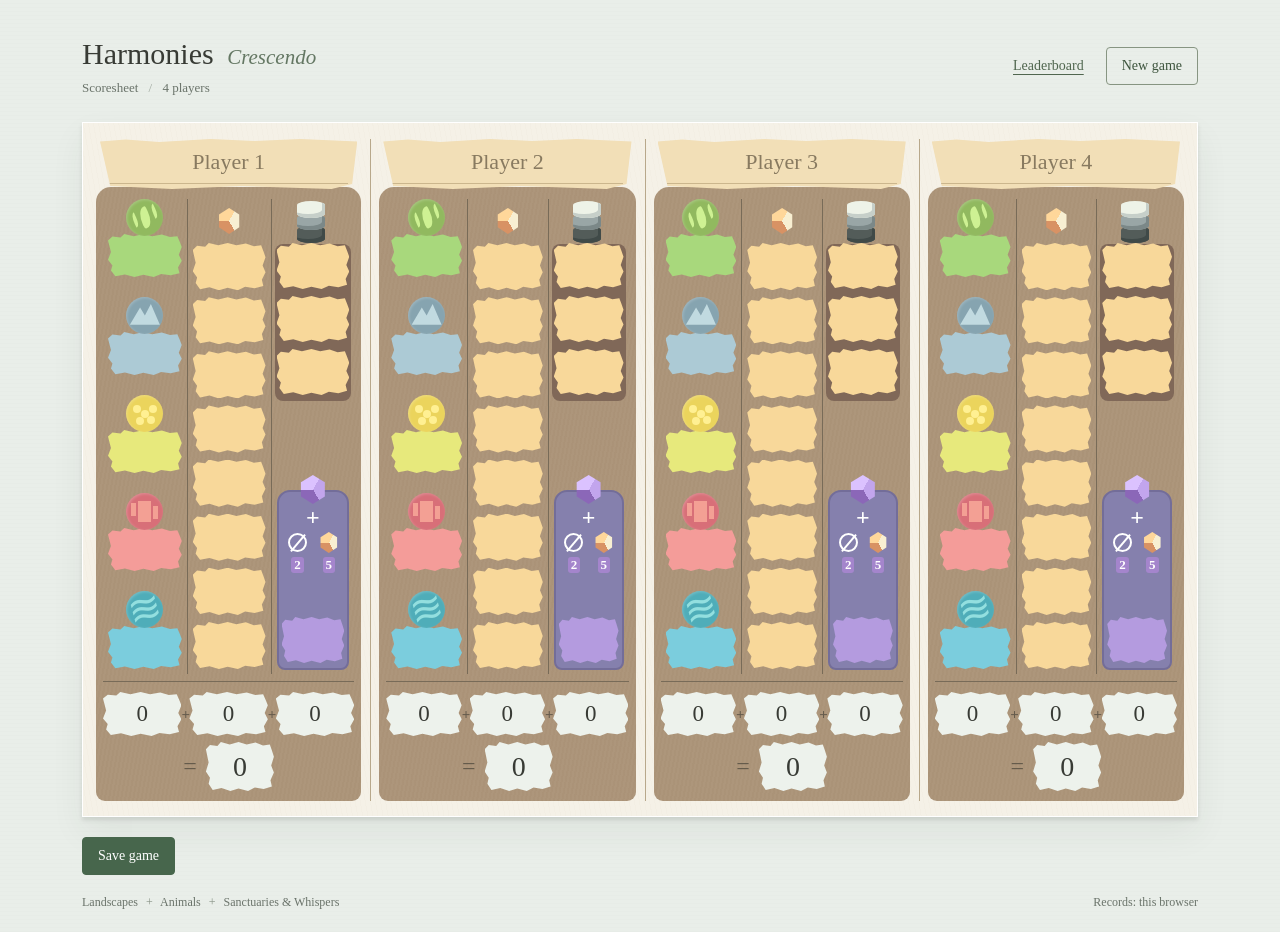
<file: index.html>
<!doctype html>
<html lang="en">
<head>
  <meta charset="utf-8">
  <meta name="viewport" content="width=device-width, initial-scale=1">
  <title>Harmonies Crescendo | Scoresheet</title>
  <meta name="theme-color" content="#47664c">
  <meta name="mobile-web-app-capable" content="yes">
  <meta name="apple-mobile-web-app-capable" content="yes">
  <meta name="apple-mobile-web-app-title" content="Harmonies">
  <meta name="apple-mobile-web-app-status-bar-style" content="default">
  <link rel="manifest" href="manifest.webmanifest">
  <link rel="icon" type="image/png" sizes="192x192" href="icons/icon-192.png">
  <link rel="apple-touch-icon" sizes="180x180" href="icons/apple-touch-icon.png">
  <link rel="stylesheet" href="styles.css">
  <script src="records.js" defer></script>
  <script src="script.js" defer></script>
</head>
<body>
  <main>
    <header class="page-header">
      <div class="title"><h1>Harmonies <span>Crescendo</span></h1><p>Scoresheet <span aria-hidden="true">/</span> 4 players</p></div>
      <nav aria-label="Scoresheet actions">
        <a href="leaderboard.html">Leaderboard</a>
        <button id="reset" type="button">New game</button>
      </nav>
    </header>

    <form id="scoresheet" class="scoresheet" aria-label="Four-player scoresheet" novalidate></form>

    <div class="game-actions"><p id="save-status" class="status-message" role="status" aria-live="polite"></p><button id="save-game" class="primary-button" type="button">Save game</button></div>

    <footer><span>Landscapes <b>+</b> Animals <b>+</b> Sanctuaries &amp; Whispers</span><span>Records: this browser</span></footer>
  </main>

  <dialog id="tiebreak-dialog" aria-labelledby="tiebreak-title">
    <form method="dialog">
      <h2 id="tiebreak-title">Animal cubes placed</h2>
      <div id="tiebreak-players"></div>
      <div class="tiebreak-actions">
        <button id="cancel-tiebreak" type="button">Cancel</button>
        <button class="primary-button" value="save">Save game</button>
      </div>
    </form>
  </dialog>

  <template id="player-template">
    <section class="player">
      <div class="name-paper"><input class="player-name" type="text" maxlength="24" autocomplete="off" spellcheck="false"></div>
      <div class="player-board">
        <div class="score-columns">
          <div class="landscapes score-column" role="group" aria-label="Landscapes"></div>
          <div class="animals score-column" role="group" aria-label="Animals">
            <div class="column-icon"><span class="cube animal-cube" aria-hidden="true"></span><span class="sr-only">Animals</span></div>
            <div class="animal-scores"></div>
          </div>
          <div class="extras score-column">
            <div class="sanctuaries" role="group" aria-label="Sanctuaries">
              <div class="column-icon"><span class="sanctuary-icon" aria-hidden="true"><i></i><i></i><i></i></span><span class="sr-only">Sanctuaries</span></div>
              <div class="sanctuary-scores"></div>
            </div>
            <div class="whispers" role="group" aria-label="Whispers">
              <span class="cube whisper-cube" aria-hidden="true"></span>
              <span class="whisper-plus" aria-hidden="true">+</span>
              <div class="whisper-key" aria-hidden="true"><span><i class="empty-space"></i><small>2</small></span><span><i class="cube animal-cube"></i><small>5</small></span></div>
            </div>
          </div>
        </div>
        <div class="subtotals" aria-label="Category subtotals">
          <output class="paper subtotal" data-total="landscapes"></output><span aria-hidden="true">+</span>
          <output class="paper subtotal" data-total="animals"></output><span aria-hidden="true">+</span>
          <output class="paper subtotal" data-total="extras"></output>
        </div>
        <div class="grand-total"><span aria-hidden="true">=</span><output class="paper total" data-total="all" aria-live="polite" aria-atomic="true"></output></div>
      </div>
    </section>
  </template>
</body>
</html>
</file>
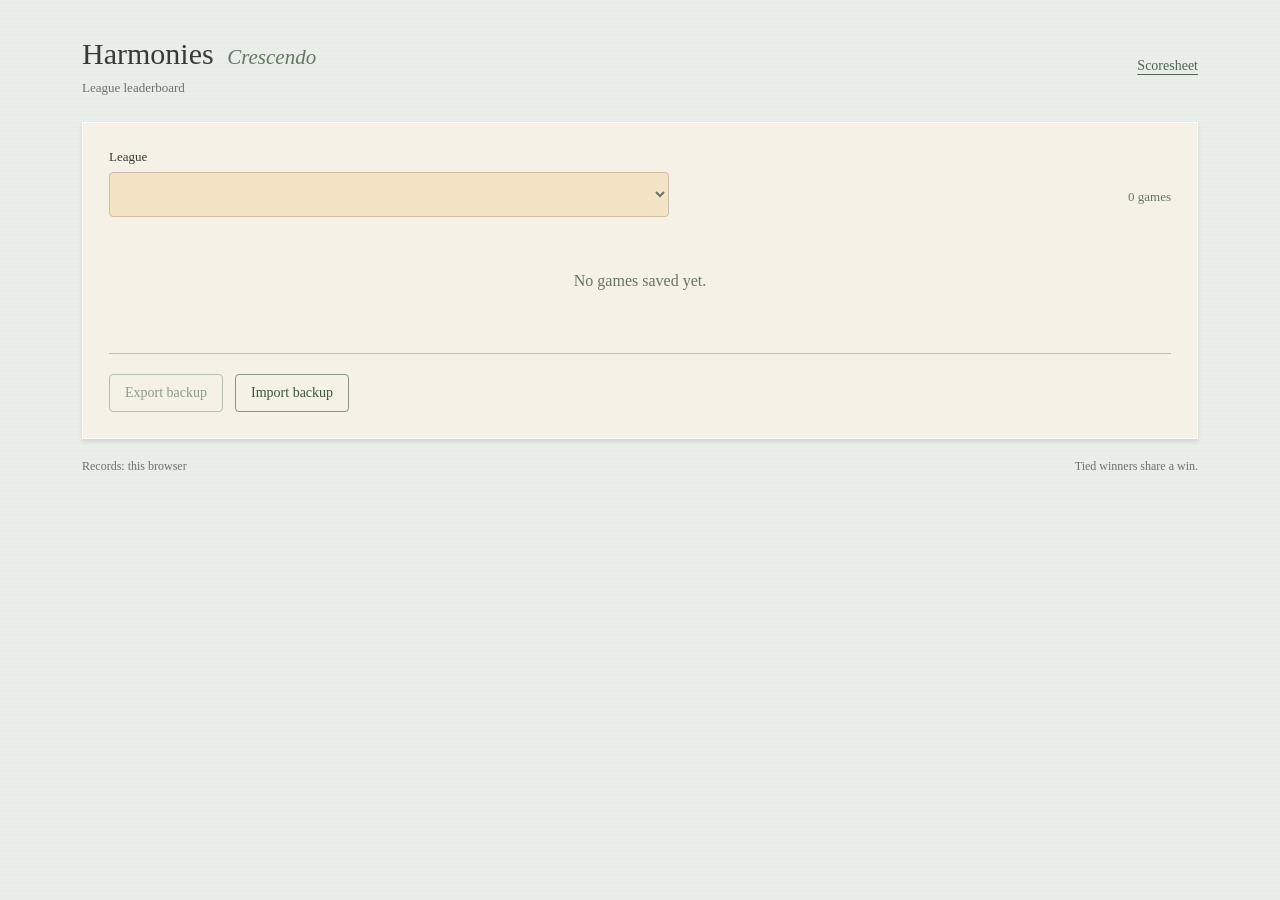
<file: leaderboard.html>
<!doctype html>
<html lang="en">
<head>
  <meta charset="utf-8">
  <meta name="viewport" content="width=device-width, initial-scale=1">
  <title>Harmonies Crescendo | Leaderboard</title>
  <meta name="theme-color" content="#47664c">
  <meta name="mobile-web-app-capable" content="yes">
  <meta name="apple-mobile-web-app-capable" content="yes">
  <meta name="apple-mobile-web-app-title" content="Harmonies">
  <meta name="apple-mobile-web-app-status-bar-style" content="default">
  <link rel="manifest" href="manifest.webmanifest">
  <link rel="icon" type="image/png" sizes="192x192" href="icons/icon-192.png">
  <link rel="apple-touch-icon" sizes="180x180" href="icons/apple-touch-icon.png">
  <link rel="stylesheet" href="styles.css">
  <script src="records.js" defer></script>
  <script src="script.js" defer></script>
</head>
<body>
  <main>
    <header class="page-header">
      <div class="title"><h1>Harmonies <span>Crescendo</span></h1><p>League leaderboard</p></div>
      <nav aria-label="Page navigation"><a href="index.html">Scoresheet</a></nav>
    </header>

    <div id="leaderboard">
      <div class="league-toolbar">
        <label for="league">League<select id="league"></select></label>
        <span id="league-count" class="muted"></span>
      </div>
      <p id="records-status" class="status-message" role="status" aria-live="polite"></p>
      <p id="empty-records" class="empty-state" hidden>No games saved yet.</p>

      <section id="league-results" class="ledger-section" aria-labelledby="standings-title" hidden>
        <h2 id="standings-title">Standings</h2>
        <div class="table-scroll"><table class="standings-table">
          <caption class="sr-only">Wins in the selected league. Tied games count as a win for each tied player.</caption>
          <thead><tr><th scope="col">Rank</th><th scope="col">Player</th><th scope="col">Wins</th><th scope="col">Played</th><th scope="col">Best</th></tr></thead>
          <tbody id="standings-body"></tbody>
        </table></div>
      </section>

      <section id="personal-bests-section" class="ledger-section" aria-labelledby="bests-title" hidden>
        <div class="section-heading"><h2 id="bests-title">Personal bests</h2><span class="muted">All leagues</span></div>
        <div id="personal-bests" class="personal-bests"></div>
      </section>

      <section id="history-section" class="ledger-section" aria-labelledby="history-title" hidden>
        <h2 id="history-title">Game history</h2>
        <div id="game-history"></div>
      </section>

      <div class="backup-actions">
        <button id="export-records" type="button">Export backup</button>
        <button id="import-records" type="button">Import backup</button>
        <input id="backup-file" class="sr-only" type="file" accept=".json,application/json" tabindex="-1" aria-label="Backup file">
      </div>
    </div>

    <footer><span>Records: this browser</span><span>Tied winners share a win.</span></footer>
  </main>
</body>
</html>
</file>
<file: styles.css>
:root {
  color-scheme: light;
  --ink: #383b35;
  --paper: #f5f1e7;
  --board: #ac9479;
  --rule: #786b58;
  --gold: #f8d89a;
  --hand: "Segoe Print", "Bradley Hand", "Comic Sans MS", cursive;
}

* { box-sizing: border-box; }
body {
  margin: 0;
  color: var(--ink);
  background: repeating-linear-gradient(0deg, #00000002 0 1px, transparent 1px 4px), #e9eee9;
  font-family: "Palatino Linotype", "Book Antiqua", Palatino, serif;
}
button, input { font: inherit; }
button, a, input { -webkit-tap-highlight-color: transparent; }
button, a { touch-action: manipulation; }
main { max-width: 1180px; margin: 0 auto; padding: 36px 32px 22px; }
.page-header { display: flex; justify-content: space-between; align-items: center; gap: 20px; margin-bottom: 26px; }
h1 { margin: 0; font-size: 30px; font-weight: 400; line-height: 1.2; }
h1 span { color: #647763; font-size: 21px; font-style: italic; margin-left: 6px; }
.title p { margin: 8px 0 0; font-size: 13px; color: #6a736a; }
.title p span { padding: 0 7px; color: #a0aaa0; }
nav { display: flex; align-items: center; gap: 22px; }
a { color: #50664f; text-underline-offset: 4px; font-size: 14px; }
button { cursor: pointer; border: 1px solid #879582; border-radius: 4px; background: transparent; color: #3e553e; padding: 10px 15px; font-size: 14px; }
button:hover { background: #dce5da; }
button:focus-visible, a:focus-visible { outline: 3px solid #386f65; outline-offset: 4px; }
.scoresheet {
  display: grid;
  grid-template-columns: repeat(4, minmax(0, 1fr));
  gap: 9px;
  padding: 16px 13px 15px;
  background: repeating-linear-gradient(80deg, #bba88808 0 1px, transparent 1px 5px), var(--paper);
  box-shadow: 0 3px 4px #343d3020, 0 15px 32px #343d3010;
  border: 1px solid #fff;
}
.player { min-width: 0; }
.name-paper { position: relative; z-index: 1; background: #f2dfb7; padding: 2px 9px 5px; margin: 0 4px -2px; clip-path: polygon(0 5%, 10% 1%, 23% 6%, 43% 0, 60% 4%, 78% 0, 100% 5%, 98% 90%, 90% 100%, 55% 94%, 28% 100%, 4% 94%); }
.player-name { width: 100%; min-width: 0; text-align: center; height: 43px; padding: 0 2px; border: 0; border-bottom: 1px solid #a68d6480; border-radius: 0; color: #4a493b; background: transparent; font: 22px var(--hand); }
.player-name::placeholder { color: #887a60; opacity: 1; }
.player-name:focus { outline: none; border-color: #376e61; background: #ffffff33; }
.player-board { background: repeating-linear-gradient(100deg, #ffffff04 0 2px, #59472f04 2px 4px), var(--board); padding: 12px 7px 10px; border-radius: 15px 15px 9px 9px; }
.score-columns { display: grid; grid-template-columns: repeat(3, minmax(0, 1fr)); height: 475px; }
.score-column { min-width: 0; padding: 0 5px; }
.score-column + .score-column { border-left: 1px solid var(--rule); }
.landscapes { display: flex; flex-direction: column; justify-content: space-between; padding-bottom: 5px; }
.landscape { display: flex; flex-direction: column; align-items: center; gap: 0; }
.landscape-icon { display: grid; place-items: center; width: 37px; height: 37px; border-radius: 50%; margin-bottom: -2px; position: relative; z-index: 1; box-shadow: inset 1px 1px 3px #ffffff38; }
.trees { background: #91b95f; color: #cef193; }
.trees::before { content: ""; width: 10px; height: 21px; background: currentColor; border-radius: 80% 10% 70% 20%; transform: rotate(-25deg); box-shadow: -10px -2px 0 -3px currentColor, 11px -2px 0 -3px currentColor; }
.mountains { background: #86a4b0; color: #c1dae0; }
.mountains::before { content: ""; width: 30px; height: 23px; background: currentColor; clip-path: polygon(0 90%, 34% 15%, 50% 50%, 70% 0, 100% 90%); }
.fields { background: #ebd45c; color: #fff092; }
.fields::before { content: ""; width: 8px; height: 8px; border-radius: 50%; background: currentColor; box-shadow: -8px -5px currentColor, 8px -5px currentColor, -5px 7px currentColor, 6px 6px currentColor; }
.buildings { background: #d86f78; color: #f3a094; }
.buildings::before { content: ""; width: 13px; height: 21px; background: currentColor; box-shadow: -11px -2px 0 -4px currentColor, 11px 1px 0 -4px currentColor; }
.water { background: #4fadb9; color: #93dfdf; }
.water::before { content: "\224B"; font: 40px Georgia, serif; transform: rotate(-15deg); margin-top: -6px; }
.column-icon { display: flex; align-items: center; justify-content: center; height: 44px; }
.cube { display: inline-block; width: 22px; height: 26px; clip-path: polygon(50% 0, 96% 25%, 96% 74%, 50% 100%, 4% 74%, 4% 25%); background: conic-gradient(from 30deg at 50% 50%, #f8efd2 0deg 120deg, #d89264 120deg 240deg, #ffd79a 240deg); }
.animal-scores { display: grid; grid-template-rows: repeat(8, 1fr); height: 426px; gap: 7px; }
.paper { background-color: var(--gold); clip-path: polygon(0 15%, 6% 6%, 17% 8%, 22% 0, 35% 5%, 48% 0, 60% 5%, 73% 1%, 84% 7%, 94% 5%, 97% 17%, 100% 30%, 96% 48%, 100% 62%, 95% 78%, 97% 91%, 85% 96%, 72% 93%, 62% 100%, 48% 95%, 36% 100%, 23% 94%, 10% 98%, 4% 85%, 6% 73%, 0 60%, 4% 42%); }
.score { display: block; width: 100%; height: 100%; min-width: 0; border: 0; padding: 0 2px; color: #433d31; text-align: center; font: 24px var(--hand); appearance: textfield; -moz-appearance: textfield; border-radius: 0; }
.score::-webkit-inner-spin-button, .score::-webkit-outer-spin-button { appearance: none; margin: 0; }
.score:hover { filter: brightness(1.05); }
.score:focus { outline: none; background-image: linear-gradient(#ffffff44, #ffffff44); box-shadow: inset 0 0 0 3px #376e61; }
.score[aria-invalid="true"] { background-color: #ffaba2; box-shadow: inset 0 0 0 3px #a32626; }
.landscape .score { height: 43px; }
.trees-score { background-color: #a8d87c; }
.mountains-score { background-color: #accad5; }
.fields-score { background-color: #e7e97c; }
.buildings-score { background-color: #f49c99; }
.water-score { background-color: #7bcddd; }
.extras { display: flex; flex-direction: column; justify-content: space-between; padding-bottom: 4px; }
.sanctuaries { position: relative; padding: 0 0 6px; }
.sanctuaries::before { content: ""; position: absolute; inset: 45px -2px 0; background: #806858; border-radius: 8px; }
.sanctuary-icon { display: flex; flex-direction: column; width: 32px; height: 44px; padding-top: 2px; }
.sanctuary-icon i { width: 28px; height: 17px; border-radius: 50% / 25%; background: #eef3e8; box-shadow: inset -3px -4px 0 #c6cfc9; position: relative; z-index: 3; }
.sanctuary-icon i + i { margin-top: -4px; background: #99a6a6; box-shadow: inset -3px -4px 0 #7b8888; z-index: 2; }
.sanctuary-icon i:last-child { background: #535c59; box-shadow: inset -3px -4px 0 #404a48; z-index: 1; }
.sanctuary-scores { position: relative; display: grid; grid-template-rows: repeat(3, 46px); gap: 7px; }
.whispers { position: relative; background: #8580ad; border: 2px solid #736d99; border-radius: 13px 13px 8px 8px; height: 180px; display: flex; flex-direction: column; align-items: center; padding: 10px 3px 5px; color: #fff; }
.whisper-cube { position: absolute; top: -17px; width: 26px; height: 29px; background: conic-gradient(from 30deg at 50% 50%, #c2a5ed 0deg 120deg, #8b67b8 120deg 240deg, #dbc2ff 240deg); }
.whisper-plus { font: bold 24px Georgia, serif; line-height: 30px; }
.whisper-key { display: flex; justify-content: space-around; width: 100%; margin-bottom: 9px; }
.whisper-key > span { display: flex; flex-direction: column; align-items: center; gap: 4px; }
.whisper-key .cube { width: 18px; height: 21px; }
.whisper-key small { font: bold 13px Georgia, serif; background: #a485cc; padding: 0 3px; border-radius: 3px; }
.empty-space { width: 19px; height: 19px; display: block; border: 2px solid white; border-radius: 50%; position: relative; margin: 1px 0; }
.empty-space::after { content: ""; position: absolute; width: 22px; height: 2px; background: white; top: 7px; left: -3px; transform: rotate(-50deg); }
.whispers .score { background-color: #b49bdf; height: 46px; margin-top: auto; }
.subtotals { display: grid; grid-template-columns: minmax(0, 1fr) 8px minmax(0, 1fr) 8px minmax(0, 1fr); align-items: center; border-top: 1px solid var(--rule); padding-top: 10px; margin-top: 7px; }
.subtotals > span { text-align: center; font: bold 15px Georgia, serif; color: #665c4d; }
output.paper { display: flex; align-items: center; justify-content: center; background-color: #edf2ec; font: 23px var(--hand); min-height: 44px; padding: 4px 2px; overflow-wrap: anywhere; line-height: 1.35; }
.grand-total { display: flex; justify-content: center; align-items: center; gap: 9px; margin-top: 6px; }
.grand-total > span { color: #655b4b; font-size: 24px; }
output.total { min-width: 68px; max-width: calc(100% - 35px); min-height: 49px; font-size: 28px; }
footer { display: flex; justify-content: space-between; flex-wrap: wrap; gap: 12px; margin-top: 20px; font-size: 12px; color: #6a736a; }
footer b { font-weight: normal; padding: 0 5px; color: #899487; }
footer a { font-size: 12px; }
.sr-only { position: absolute; width: 1px; height: 1px; padding: 0; margin: -1px; overflow: hidden; clip: rect(0, 0, 0, 0); white-space: nowrap; border: 0; }
[hidden] { display: none !important; }
button:disabled { opacity: .55; cursor: default; }
.score:disabled, .player-name:disabled { opacity: 1; -webkit-text-fill-color: currentColor; }
.primary-button { background: #47664c; color: #fff; border-color: #47664c; }
.primary-button:hover:not(:disabled) { background: #36543b; }
.game-actions { display: flex; justify-content: space-between; align-items: center; gap: 20px; margin-top: 20px; }
.game-actions button { flex-shrink: 0; }
.status-message { margin: 0; font-size: 14px; color: #47664c; overflow-wrap: anywhere; line-height: 1.6; }
.status-message:empty { display: none; }
.status-message.error { color: #a32626; }
#tiebreak-dialog { width: min(420px, calc(100% - 30px)); max-height: calc(100% - 30px); padding: 24px; border: 1px solid #879582; border-radius: 6px; background: var(--paper); color: var(--ink); }
#tiebreak-dialog::backdrop { background: #22282070; }
#tiebreak-players { display: grid; gap: 16px; }
#tiebreak-players label { display: grid; grid-template-columns: minmax(0, 1fr) 100px; align-items: center; gap: 16px; }
#tiebreak-players span { overflow-wrap: anywhere; }
#tiebreak-players input { width: 100%; min-width: 0; padding: 9px; border: 1px solid #879582; border-radius: 4px; background: #fff; color: var(--ink); }
#tiebreak-players input:focus-visible { outline: 3px solid #386f65; outline-offset: 2px; }
.tiebreak-actions { display: flex; justify-content: flex-end; gap: 12px; margin-top: 24px; }
#leaderboard { background: var(--paper); padding: 26px; border: 1px solid white; box-shadow: 0 3px 4px #343d3020; }
.league-toolbar { display: flex; align-items: end; justify-content: space-between; gap: 16px; margin-bottom: 20px; }
.league-toolbar label { min-width: 0; flex: 1; max-width: 560px; font-size: 13px; }
select { display: block; width: 100%; margin-top: 7px; background: #f2dfb7; border: 1px solid #bba888; border-radius: 4px; padding: 11px 9px; color: var(--ink); font: 17px "Palatino Linotype", Palatino, serif; text-overflow: ellipsis; }
select:focus-visible { outline: 3px solid #386f65; outline-offset: 2px; }
.muted { color: #6a736a; font-size: 13px; }
#league-count { flex-shrink: 0; padding-bottom: 12px; }
.ledger-section { margin-top: 28px; }
h2 { font-size: 21px; font-weight: normal; margin: 0 0 14px; }
.section-heading { display: flex; align-items: baseline; justify-content: space-between; gap: 12px; }
.table-scroll { overflow-x: auto; }
table { width: 100%; border-collapse: collapse; table-layout: fixed; }
th, td { padding: 14px 10px; text-align: right; border-bottom: 1px solid #c8bba5; overflow-wrap: anywhere; }
thead { background: #e5d6bd; }
thead th { font-size: 13px; font-weight: normal; }
th:nth-child(2) { width: 37%; text-align: left; }
tbody th { font-weight: normal; text-align: left; }
.rank-cell { text-align: center; color: #7a7765; }
.wins-cell { font: 25px var(--hand); color: #3d6143; }
.personal-bests { display: grid; grid-template-columns: repeat(auto-fill, minmax(130px, 1fr)); gap: 12px; }
.best-tile { text-align: center; padding: 14px 10px; border: 1px solid #b9a98e; border-radius: 6px; background: #d7e2d3; }
.best-tile:nth-child(3n + 2) { background: #d6e5e9; }
.best-tile:nth-child(3n) { background: #f0dfab; }
.best-tile h3 { font-weight: normal; font-size: 17px; margin: 0 0 10px; overflow-wrap: anywhere; }
.best-tile strong { display: block; width: fit-content; min-width: 65px; max-width: 100%; margin: 0 auto 6px; padding: 4px 10px; font: 28px var(--hand); background: #f5f1e7; overflow-wrap: anywhere; }
.history-row { display: flex; align-items: center; justify-content: space-between; gap: 15px; padding: 17px 0; border-top: 1px solid #c8bba5; }
.history-details { min-width: 0; }
.history-scores { display: flex; flex-wrap: wrap; gap: 7px 20px; padding: 0; margin: 8px 0 0; list-style: none; font-size: 15px; overflow-wrap: anywhere; }
.history-scores .winner { color: #3d6143; font-weight: bold; }
.delete-game { padding: 7px 9px; font-size: 12px; flex-shrink: 0; color: #86554a; border-color: #b6a08b; }
.backup-actions { display: flex; flex-wrap: wrap; gap: 12px; margin-top: 28px; padding-top: 20px; border-top: 1px solid #c8bba5; }
.empty-state { text-align: center; padding: 35px 0; color: #6a736a; }
@media (min-width: 1001px) { .player + .player { border-left: 1px solid #b8a88b; padding-left: 8px; } }
@media (max-width: 1000px) {
  main { max-width: 740px; padding: 25px 24px; }
  .scoresheet { grid-template-columns: repeat(2, minmax(0, 1fr)); gap: 22px 12px; }
}
@media (max-width: 560px) {
  main { max-width: 390px; padding: 22px 15px; }
  .page-header { align-items: flex-start; flex-direction: column; gap: 16px; margin-bottom: 20px; }
  h1 { font-size: 28px; }
  h1 span { font-size: 20px; }
  nav { width: 100%; justify-content: space-between; }
  .scoresheet { grid-template-columns: minmax(0, 1fr); gap: 24px; padding: 14px; }
  .player-board { padding: 12px 12px 10px; }
  .score-column { padding-left: 8px; padding-right: 8px; }
  footer { line-height: 1.7; }
  #leaderboard { padding: 16px 12px; }
  .league-toolbar { align-items: stretch; flex-direction: column; gap: 7px; }
  #league-count { padding: 0; }
  th, td { padding: 12px 5px; }
  .personal-bests { grid-template-columns: repeat(2, minmax(0, 1fr)); }
  .game-actions { align-items: flex-start; }
}
@media print {
  body { background: white; print-color-adjust: exact; -webkit-print-color-adjust: exact; }
  main { max-width: none; padding: 0; }
  nav, footer, .game-actions, .backup-actions, .delete-game { display: none; }
  .scoresheet { grid-template-columns: repeat(4, minmax(0, 1fr)); box-shadow: none; gap: 5px; padding: 5px; }
  .player { break-inside: avoid; }
}
</file>
